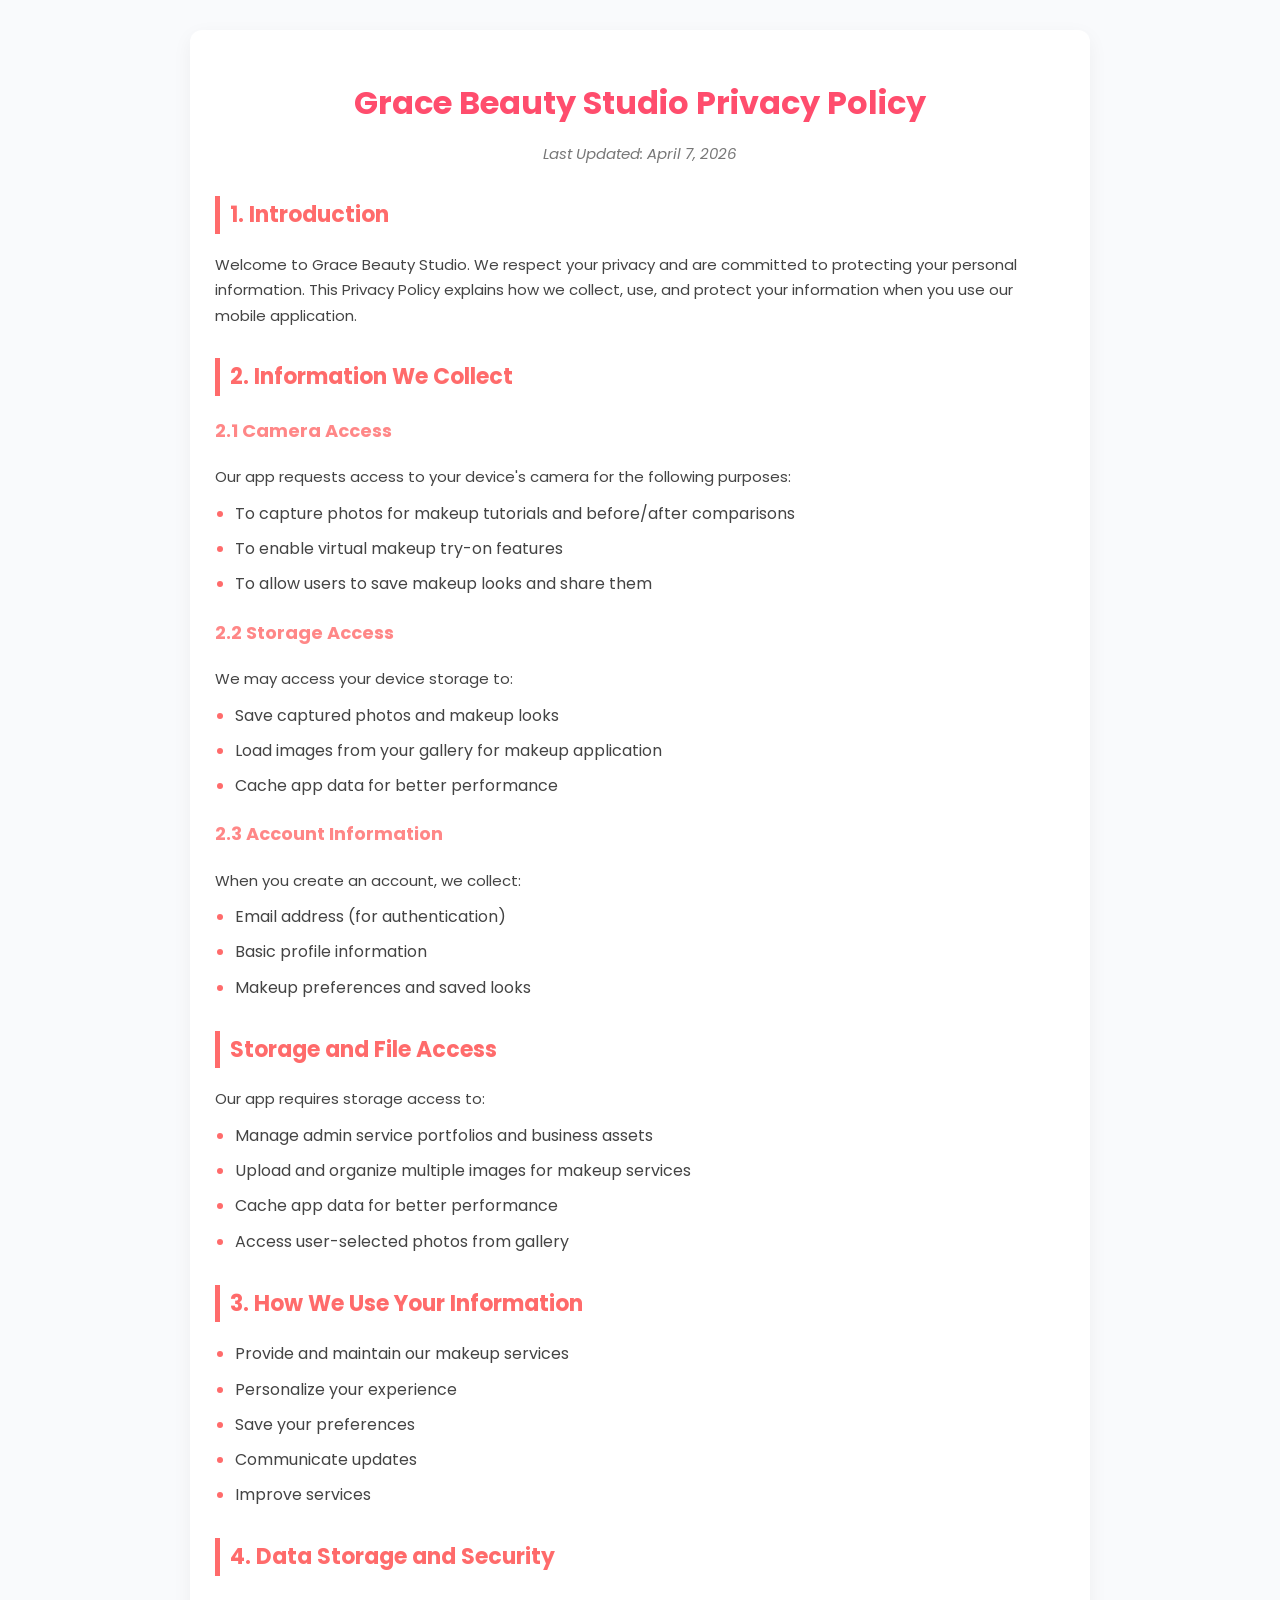
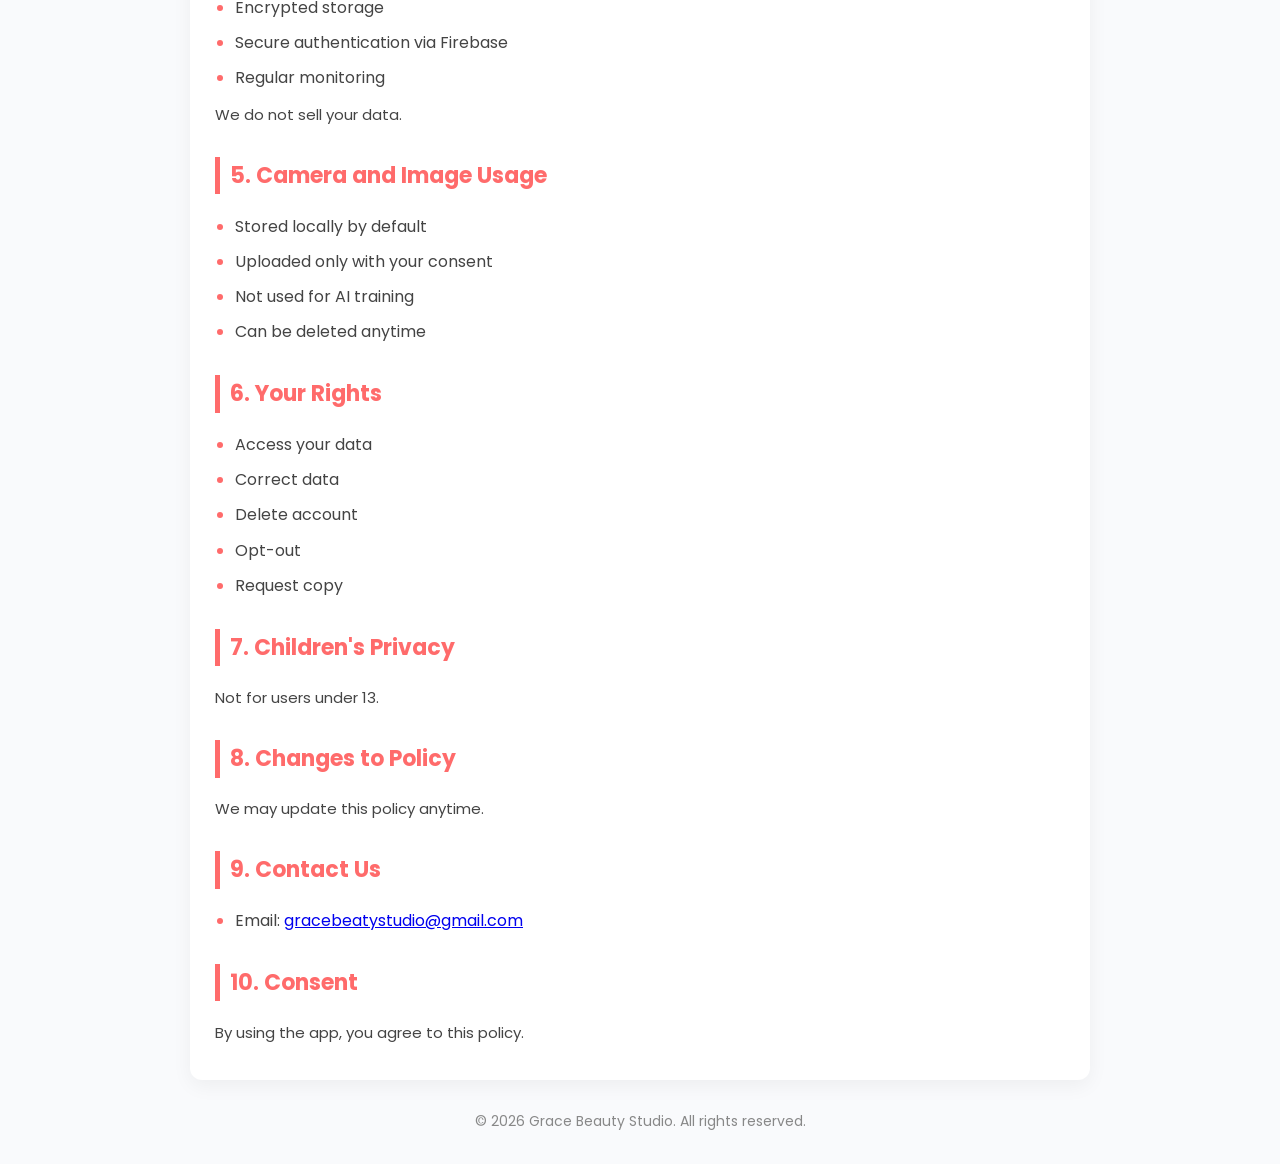
<file: index.html>
<!DOCTYPE html>
<html lang="en">
<head>
    <meta charset="UTF-8">
    <meta name="viewport" content="width=device-width, initial-scale=1.0">

    <!-- SEO -->
    <title>Grace Beauty Studio - Privacy Policy</title>
    <meta name="description" content="Privacy Policy for Grace Beauty Studio mobile application">

    <!-- Google Font -->
    <link href="https://fonts.googleapis.com/css2?family=Poppins:wght@300;400;500;600;700&display=swap" rel="stylesheet">

    <!-- Favicon (optional) -->
    <link rel="icon" href="logo.png" type="image/png">

    <style>
        body {
            font-family: 'Poppins', sans-serif;
            line-height: 1.7;
            max-width: 900px;
            margin: 0 auto;
            padding: 30px 20px;
            color: #444;
            background: #f9fafc;
        }

        h1 {
            text-align: center;
            color: #ff4d6d;
            margin-bottom: 10px;
            font-size: 32px;
        }

        h2 {
            color: #ff6b6b;
            margin-top: 30px;
            border-left: 5px solid #ff6b6b;
            padding-left: 10px;
            font-size: 22px;
        }

        h3 {
            color: #ff8787;
            margin-top: 20px;
            font-size: 18px;
        }

        p {
            margin: 10px 0;
            font-size: 15px;
        }

        ul {
            padding-left: 20px;
            margin: 10px 0;
        }

        ul li {
            margin-bottom: 8px;
        }

        ul li::marker {
            color: #ff6b6b;
        }

        .date {
            text-align: center;
            font-style: italic;
            color: #777;
            margin-bottom: 25px;
        }

        /* Card effect */
        .container {
            background: #fff;
            padding: 25px;
            border-radius: 12px;
            box-shadow: 0 6px 20px rgba(0, 0, 0, 0.05);
        }

        /* Footer */
        footer {
            text-align: center;
            margin-top: 30px;
            font-size: 14px;
            color: #888;
        }

        /* Responsive */
        @media (max-width: 600px) {
            body {
                padding: 15px;
            }

            h1 {
                font-size: 24px;
            }

            h2 {
                font-size: 18px;
            }
        }
    </style>
</head>

<body>

<div class="container">

    <h1>Grace Beauty Studio Privacy Policy</h1>
    <p class="date">Last Updated: April 7, 2026</p>

    <h2>1. Introduction</h2>
    <p>Welcome to Grace Beauty Studio. We respect your privacy and are committed to protecting your personal information. This Privacy Policy explains how we collect, use, and protect your information when you use our mobile application.</p>

    <h2>2. Information We Collect</h2>

    <h3>2.1 Camera Access</h3>
    <p>Our app requests access to your device's camera for the following purposes:</p>
    <ul>
        <li>To capture photos for makeup tutorials and before/after comparisons</li>
        <li>To enable virtual makeup try-on features</li>
        <li>To allow users to save makeup looks and share them</li>
    </ul>

    <h3>2.2 Storage Access</h3>
    <p>We may access your device storage to:</p>
    <ul>
        <li>Save captured photos and makeup looks</li>
        <li>Load images from your gallery for makeup application</li>
        <li>Cache app data for better performance</li>
    </ul>

    <h3>2.3 Account Information</h3>
    <p>When you create an account, we collect:</p>
    <ul>
        <li>Email address (for authentication)</li>
        <li>Basic profile information</li>
        <li>Makeup preferences and saved looks</li>
    </ul>

    <h2>Storage and File Access</h2>
    <p>Our app requires storage access to:</p>
    <ul>
        <li>Manage admin service portfolios and business assets</li>
        <li>Upload and organize multiple images for makeup services</li>
        <li>Cache app data for better performance</li>
        <li>Access user-selected photos from gallery</li>
    </ul>

    <h2>3. How We Use Your Information</h2>
    <ul>
        <li>Provide and maintain our makeup services</li>
        <li>Personalize your experience</li>
        <li>Save your preferences</li>
        <li>Communicate updates</li>
        <li>Improve services</li>
    </ul>

    <h2>4. Data Storage and Security</h2>
    <ul>
        <li>Encrypted storage</li>
        <li>Secure authentication via Firebase</li>
        <li>Regular monitoring</li>
    </ul>
    <p>We do not sell your data.</p>

    <h2>5. Camera and Image Usage</h2>
    <ul>
        <li>Stored locally by default</li>
        <li>Uploaded only with your consent</li>
        <li>Not used for AI training</li>
        <li>Can be deleted anytime</li>
    </ul>

    <h2>6. Your Rights</h2>
    <ul>
        <li>Access your data</li>
        <li>Correct data</li>
        <li>Delete account</li>
        <li>Opt-out</li>
        <li>Request copy</li>
    </ul>

    <h2>7. Children's Privacy</h2>
    <p>Not for users under 13.</p>

    <h2>8. Changes to Policy</h2>
    <p>We may update this policy anytime.</p>

    <h2>9. Contact Us</h2>
    <ul>
        <li>Email: <a href="gracebeatystudio@gmail.com">gracebeatystudio@gmail.com</a></li>
    </ul>

    <h2>10. Consent</h2>
    <p>By using the app, you agree to this policy.</p>

</div>

<footer>
    © 2026 Grace Beauty Studio. All rights reserved.
</footer>

</body>
</html>
</file>
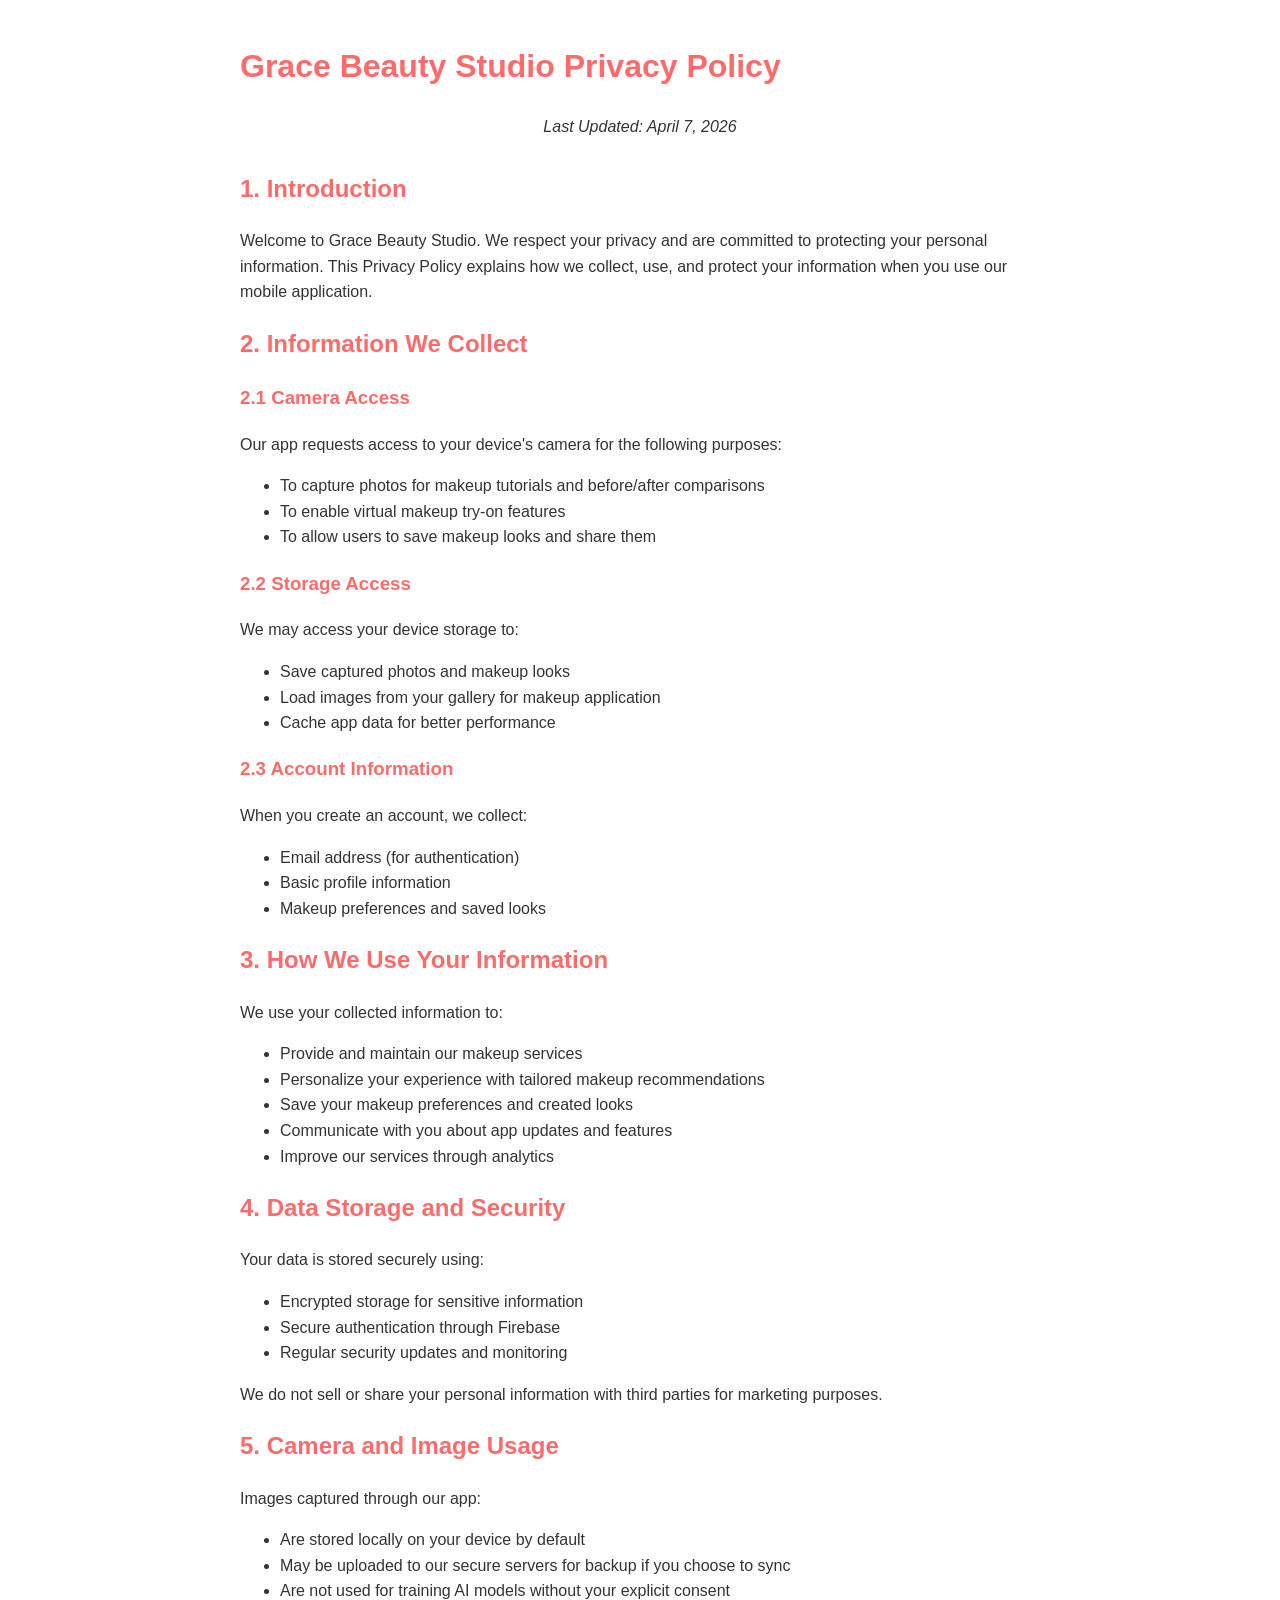
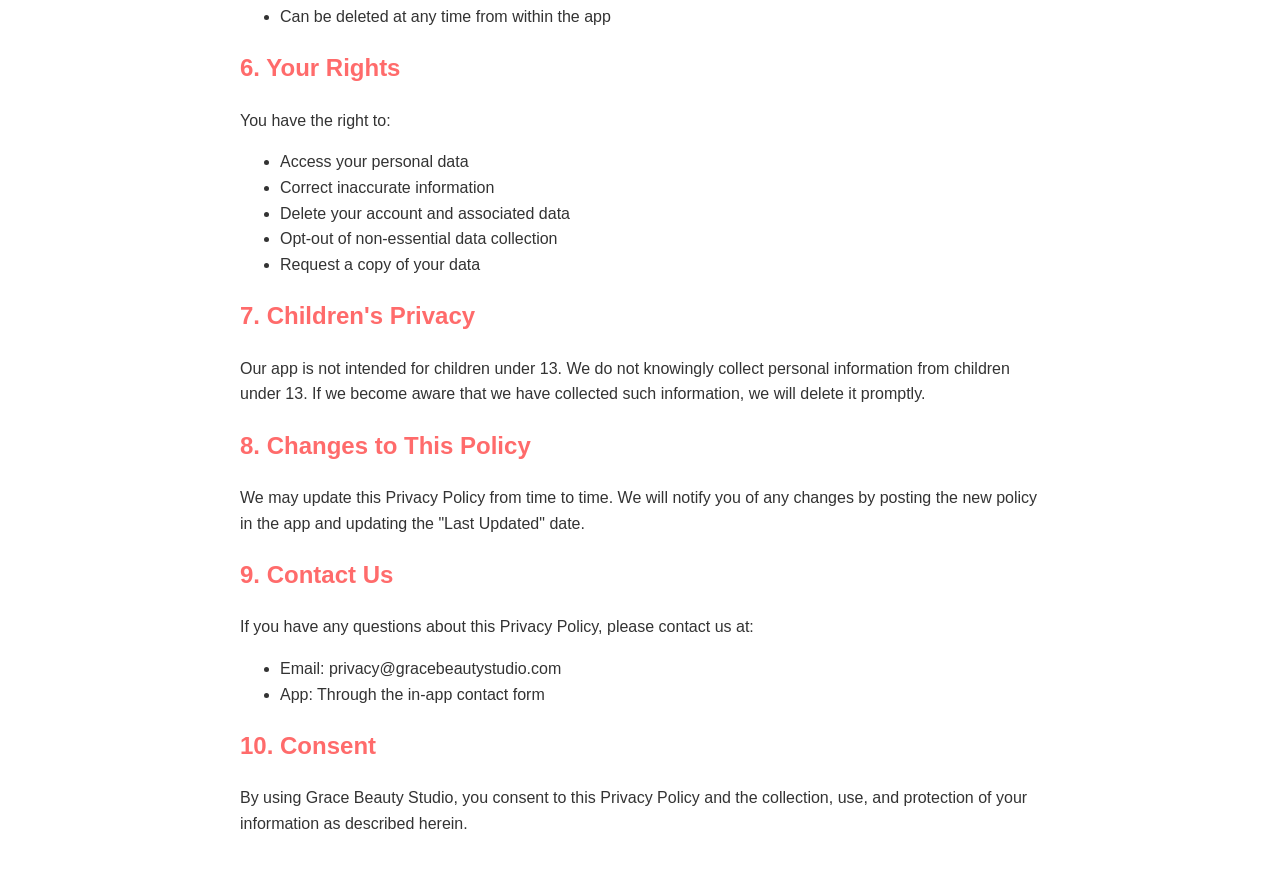
<file: privacy-policy/index.html>
<!DOCTYPE html>
<html lang="en">
<head>
    <meta charset="UTF-8">
    <meta name="viewport" content="width=device-width, initial-scale=1.0">
    <title>Grace Beauty Studio - Privacy Policy</title>
    <style>
        body {
            font-family: Arial, sans-serif;
            line-height: 1.6;
            max-width: 800px;
            margin: 0 auto;
            padding: 20px;
            color: #333;
        }
        h1, h2, h3 {
            color: #FF6B6B;
        }
        .date {
            text-align: center;
            font-style: italic;
            margin-bottom: 30px;
        }
    </style>
</head>
<body>
    <h1>Grace Beauty Studio Privacy Policy</h1>
    <p class="date">Last Updated: April 7, 2026</p>

    <h2>1. Introduction</h2>
    <p>Welcome to Grace Beauty Studio. We respect your privacy and are committed to protecting your personal information. This Privacy Policy explains how we collect, use, and protect your information when you use our mobile application.</p>

    <h2>2. Information We Collect</h2>
    
    <h3>2.1 Camera Access</h3>
    <p>Our app requests access to your device's camera for the following purposes:</p>
    <ul>
        <li>To capture photos for makeup tutorials and before/after comparisons</li>
        <li>To enable virtual makeup try-on features</li>
        <li>To allow users to save makeup looks and share them</li>
    </ul>

    <h3>2.2 Storage Access</h3>
    <p>We may access your device storage to:</p>
    <ul>
        <li>Save captured photos and makeup looks</li>
        <li>Load images from your gallery for makeup application</li>
        <li>Cache app data for better performance</li>
    </ul>

    <h3>2.3 Account Information</h3>
    <p>When you create an account, we collect:</p>
    <ul>
        <li>Email address (for authentication)</li>
        <li>Basic profile information</li>
        <li>Makeup preferences and saved looks</li>
    </ul>

    <h2>3. How We Use Your Information</h2>
    <p>We use your collected information to:</p>
    <ul>
        <li>Provide and maintain our makeup services</li>
        <li>Personalize your experience with tailored makeup recommendations</li>
        <li>Save your makeup preferences and created looks</li>
        <li>Communicate with you about app updates and features</li>
        <li>Improve our services through analytics</li>
    </ul>

    <h2>4. Data Storage and Security</h2>
    <p>Your data is stored securely using:</p>
    <ul>
        <li>Encrypted storage for sensitive information</li>
        <li>Secure authentication through Firebase</li>
        <li>Regular security updates and monitoring</li>
    </ul>
    <p>We do not sell or share your personal information with third parties for marketing purposes.</p>

    <h2>5. Camera and Image Usage</h2>
    <p>Images captured through our app:</p>
    <ul>
        <li>Are stored locally on your device by default</li>
        <li>May be uploaded to our secure servers for backup if you choose to sync</li>
        <li>Are not used for training AI models without your explicit consent</li>
        <li>Can be deleted at any time from within the app</li>
    </ul>

    <h2>6. Your Rights</h2>
    <p>You have the right to:</p>
    <ul>
        <li>Access your personal data</li>
        <li>Correct inaccurate information</li>
        <li>Delete your account and associated data</li>
        <li>Opt-out of non-essential data collection</li>
        <li>Request a copy of your data</li>
    </ul>

    <h2>7. Children's Privacy</h2>
    <p>Our app is not intended for children under 13. We do not knowingly collect personal information from children under 13. If we become aware that we have collected such information, we will delete it promptly.</p>

    <h2>8. Changes to This Policy</h2>
    <p>We may update this Privacy Policy from time to time. We will notify you of any changes by posting the new policy in the app and updating the "Last Updated" date.</p>

    <h2>9. Contact Us</h2>
    <p>If you have any questions about this Privacy Policy, please contact us at:</p>
    <ul>
        <li>Email: privacy@gracebeautystudio.com</li>
        <li>App: Through the in-app contact form</li>
    </ul>

    <h2>10. Consent</h2>
    <p>By using Grace Beauty Studio, you consent to this Privacy Policy and the collection, use, and protection of your information as described herein.</p>
</body>
</html>
</file>
